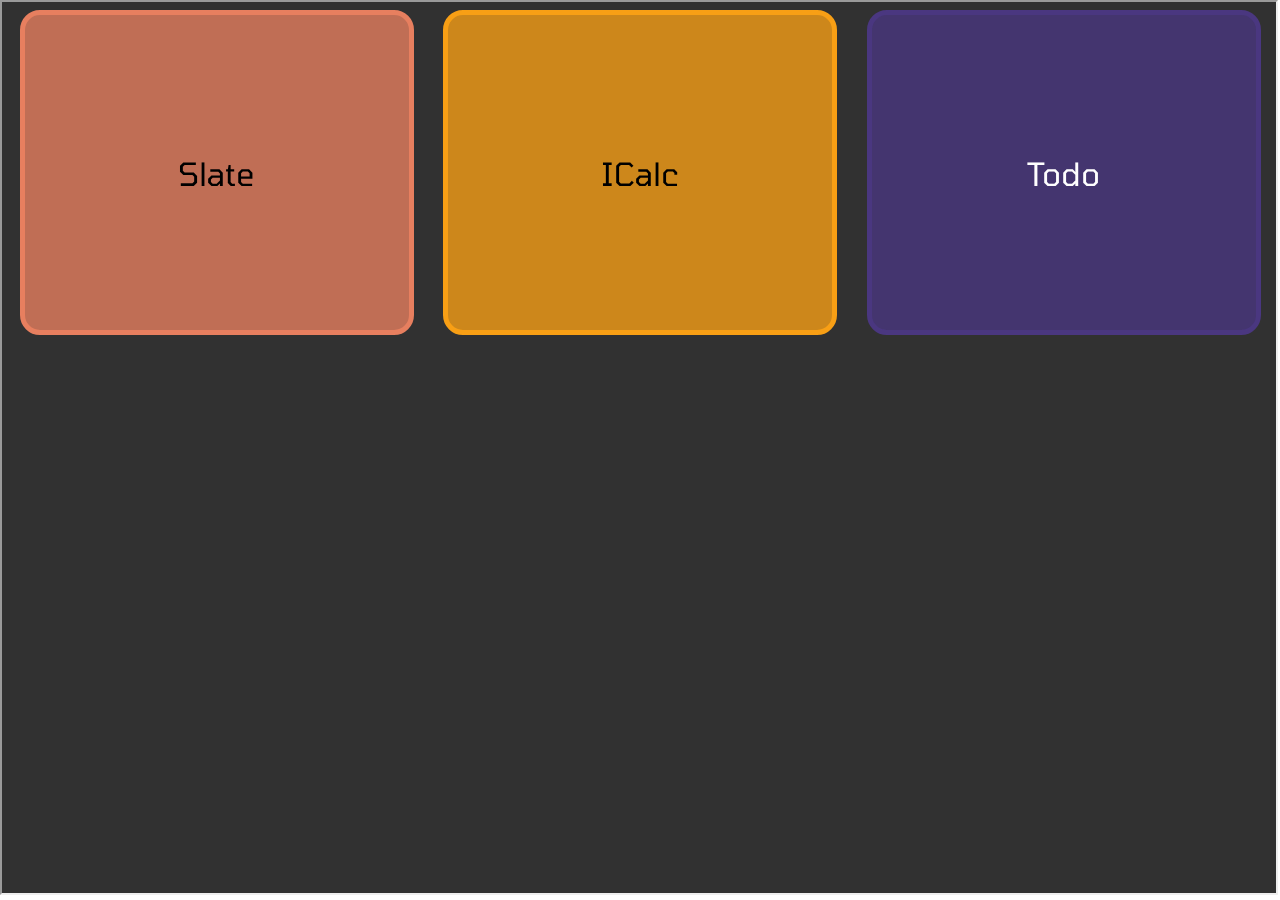
<file: index.html>
<!DOCTYPE html>
<html lang="en">
<head>
    <meta charset="UTF-8">
    <meta name="viewport" content="width=device-width, initial-scale=1.0">
    <title>My Apps</title>
    <link rel="icon" href="logos/profile.png" type="image/icon type">
    <link rel="stylesheet" href="style.css">

    <!-- font -->
    <link rel="preconnect" href="https://fonts.googleapis.com">
    <link rel="preconnect" href="https://fonts.gstatic.com" crossorigin>
    <link href="https://fonts.googleapis.com/css2?family=Signika+Negative:wght@300..700&family=Tomorrow&display=swap" rel="stylesheet">

</head>
<body>

    <!-- background -->
    <iframe class="bg" src="https://arkadia.xyz"></iframe>
    <iframe class="bg1" src="bg.html"></iframe>


    <ul class="appList">

        <!-- App 1 -->
        <li class="appItemSlate" id="slate">
            <a href="slate.html" class="appItemLink linkSlate">
                <div>Slate</div>
            </a>
        </li>

        
        <!-- App 2 -->
        <li class="appItemIcalc" id="icalc">
            <a href="icalc.html" class="appItemLink linkIcalc">
                <div>ICalc</div>
            </a>
        </li>
        

        <!-- App 3 -->
        <li class="appItemTodo" id="todo">
            <a href="todo.html" class="appItemLink linkTodo">
                <div>Todo</div>
            </a>
        </li>
        
    </ul>
</body>
</html>
</file>
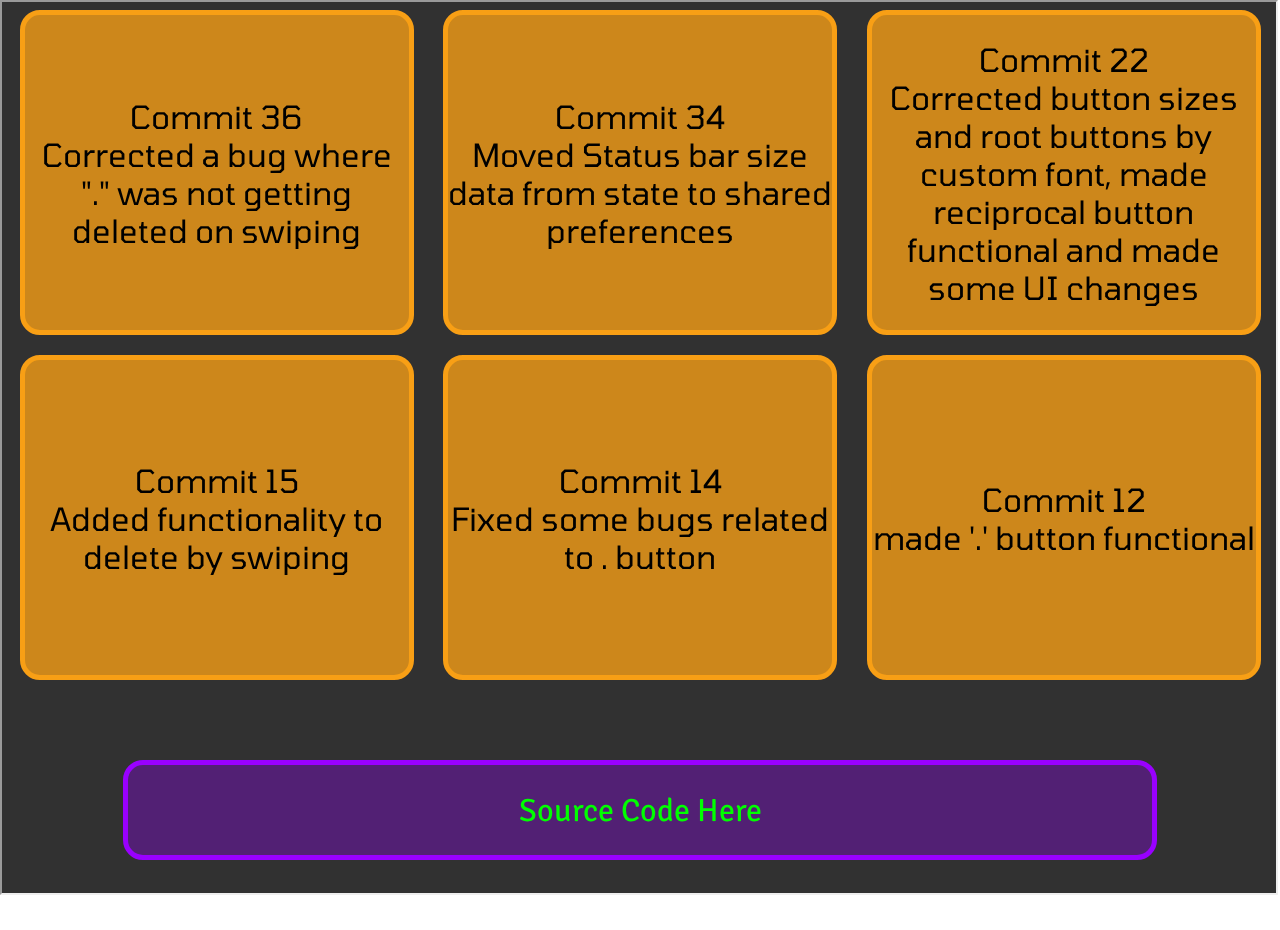
<file: icalc.html>
<!DOCTYPE html>
<html lang="en">
<head>
    <meta charset="UTF-8">
    <meta name="viewport" content="width=device-width, initial-scale=1.0">
    <title>ICalc</title>
    <link rel="icon" href="logos/icalc.png" type="image/icon type">
    <link rel="stylesheet" href="style.css">

    <!-- font -->
    <link rel="preconnect" href="https://fonts.googleapis.com">
    <link rel="preconnect" href="https://fonts.gstatic.com" crossorigin>
    <link href="https://fonts.googleapis.com/css2?family=Signika+Negative:wght@300..700&family=Tomorrow&display=swap" rel="stylesheet">

</head>
<body>

    <!-- background -->
    <iframe class="bg" src="https://arkadia.xyz"></iframe>
    <iframe class="bg1" src="bg.html"></iframe>


    <ul class="appList">


        <!-- Commit 36 -->
        <li class="appItemIcalc">
            <a href="icalc_apks/ICalc_36.apk" class="appItemLink linkIcalc">
                <div>Commit 36<br>Corrected a bug where "." was not getting deleted on swiping</div>
            </a>
        </li>


        <!-- Commit 34 -->
        <li class="appItemIcalc">
            <a href="icalc_apks/ICalc_34.apk" class="appItemLink linkIcalc">
                <div>Commit 34<br>Moved Status bar size data from state to shared preferences</div>
            </a>
        </li>


        <!-- Commit 22 -->
        <li class="appItemIcalc">
            <a href="icalc_apks/ICalc_22.apk" class="appItemLink linkIcalc">
                <div>Commit 22<br>Corrected button sizes and root buttons by custom font, made reciprocal button functional and made some UI changes</div>
            </a>
        </li>


        <!-- Commit 15 -->
        <li class="appItemIcalc">
            <a href="icalc_apks/ICalc_15.apk" class="appItemLink linkIcalc">
                <div>Commit 15<br>Added functionality to delete by swiping</div>
            </a>
        </li>


        <!-- Commit 14 -->
        <li class="appItemIcalc">
            <a href="icalc_apks/ICalc_14.apk" class="appItemLink linkIcalc">
                <div>Commit 14<br>Fixed some bugs related to . button</div>
            </a>
        </li>


        <!-- Commit 12 -->
        <li class="appItemIcalc">
            <a href="icalc_apks/ICalc_12.apk" class="appItemLink linkIcalc">
                <div>Commit 12<br>made '.' button functional</div>
            </a>
        </li>

        
        <!-- Source Code -->
        <li class="sourceCode">
            <a href="https://github.com/PiyushJT/ICalc" class="sourceCodeLink">
                <div>Source Code Here</div>
            </a>
        </li>

        
    </ul>
</body>
</html>
</file>
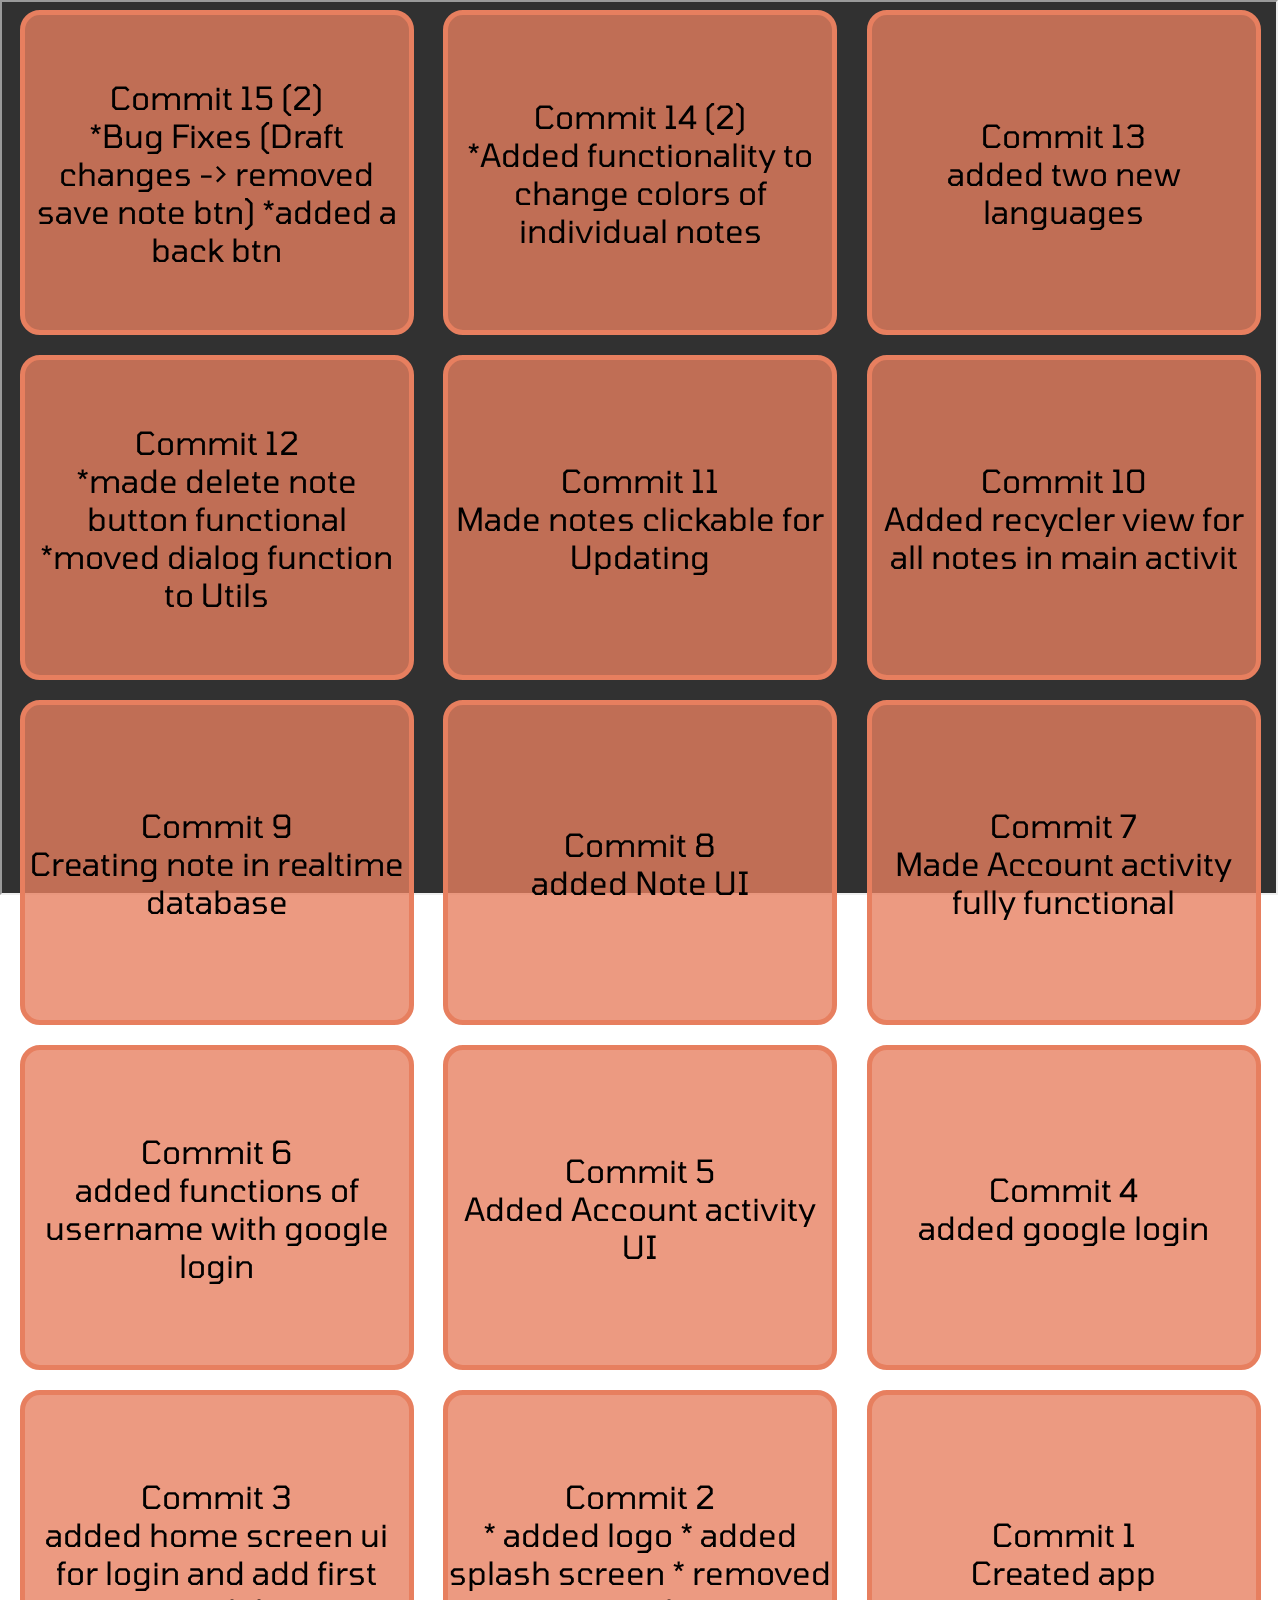
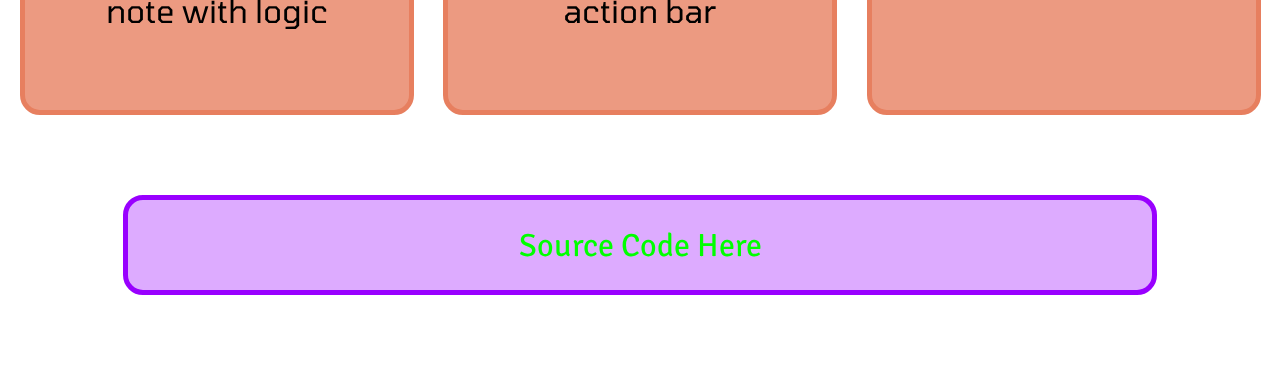
<file: slate.html>
<!DOCTYPE html>
<html lang="en">
<head>
    <meta charset="UTF-8">
    <meta name="viewport" content="width=device-width, initial-scale=1.0">
    <title>Slate</title>
    <link rel="icon" href="logos/slate.png" type="image/icon type">
    <link rel="stylesheet" href="style.css">

    <!-- font -->
    <link rel="preconnect" href="https://fonts.googleapis.com">
    <link rel="preconnect" href="https://fonts.gstatic.com" crossorigin>
    <link href="https://fonts.googleapis.com/css2?family=Signika+Negative:wght@300..700&family=Tomorrow&display=swap" rel="stylesheet">

</head>
<body>

    <!-- background -->
    <iframe class="bg" src="https://arkadia.xyz"></iframe>
    <iframe class="bg1" src="bg.html"></iframe>


    <ul class="appList">



        <!-- Commit 15 (2) -->
        <li class="appItemSlate">
            <a href="slate_apks/Slate_15_2.apk" class="appItemLink linkSlate">
                <div>Commit 15 (2)<br> *Bug Fixes (Draft changes -> removed save note btn) *added a back btn
                </div>
            </a>
        </li>

        
        <!-- Commit 14 (2) -->
        <li class="appItemSlate">
            <a href="slate_apks/Slate_14_2.apk" class="appItemLink linkSlate">
                <div>Commit 14 (2)<br> *Added functionality to change colors of individual notes
                </div>
            </a>
        </li>

        
        <!-- Commit 13 -->
        <li class="appItemSlate">
            <a href="slate_apks/Slate_13.apk" class="appItemLink linkSlate">
                <div>Commit 13<br> added two new languages
                </div>
            </a>
        </li>

        
        <!-- Commit 12 -->
        <li class="appItemSlate">
            <a href="slate_apks/Slate_12.apk" class="appItemLink linkSlate">
                <div>Commit 12<br> *made delete note button functional *moved dialog function to Utils
                </div>
            </a>
        </li>

        
        <!-- Commit 11 -->
        <li class="appItemSlate">
            <a href="slate_apks/Slate_11.apk" class="appItemLink linkSlate">
                <div>Commit 11<br> Made notes clickable for Updating
                </div>
            </a>
        </li>

        
        <!-- Commit 10 -->
        <li class="appItemSlate">
            <a href="slate_apks/Slate_10.apk" class="appItemLink linkSlate">
                <div>Commit 10<br> Added recycler view for all notes in main activit
                </div>
            </a>
        </li>

        
        <!-- Commit 9 -->
        <li class="appItemSlate">
            <a href="slate_apks/Slate_9.apk" class="appItemLink linkSlate">
                <div>Commit 9<br> Creating note in realtime database
                </div>
            </a>
        </li>

        
        <!-- Commit 8 -->
        <li class="appItemSlate">
            <a href="slate_apks/Slate_8.apk" class="appItemLink linkSlate">
                <div>Commit 8<br> added Note UI
                </div>
            </a>
        </li>

        
        <!-- Commit 7 -->
        <li class="appItemSlate">
            <a href="slate_apks/Slate_7.apk" class="appItemLink linkSlate">
                <div>Commit 7<br> Made Account activity fully functional
                </div>
            </a>
        </li>

        
        <!-- Commit 6 -->
        <li class="appItemSlate">
            <a href="slate_apks/Slate_6.apk" class="appItemLink linkSlate">
                <div>Commit 6<br>added functions of username with google login
                </div>
            </a>
        </li>

        
        <!-- Commit 5 -->
        <li class="appItemSlate">
            <a href="slate_apks/Slate_5.apk" class="appItemLink linkSlate">
                <div>Commit 5<br>Added Account activity UI
                </div>
            </a>
        </li>

        
        <!-- Commit 4 -->
        <li class="appItemSlate">
            <a href="slate_apks/Slate_4.apk" class="appItemLink linkSlate">
                <div>Commit 4<br>added google login
                </div>
            </a>
        </li>


        <!-- Commit 3 -->
        <li class="appItemSlate">
            <a href="slate_apks/Slate_3.apk" class="appItemLink linkSlate">
                <div>Commit 3<br>added home screen ui for login and add first note with logic
                </div>
            </a>
        </li>


        <!-- Commit 2 -->
        <li class="appItemSlate">
            <a href="slate_apks/Slate_2.apk" class="appItemLink linkSlate">
                <div>Commit 2<br>* added logo * added splash screen * removed action bar</div>
            </a>
        </li>


        <!-- Commit 1 -->
        <li class="appItemSlate">
            <a href="slate_apks/Slate_1.apk" class="appItemLink linkSlate">
                <div>Commit 1<br>Created app</div>
            </a>
        </li>

        
        <!-- Source Code -->
        <li class="sourceCode">
            <a href="https://github.com/PiyushJT/Slate" class="sourceCodeLink">
                <div>Source Code Here</div>
            </a>
        </li>

        
    </ul>
</body>
</html>
</file>
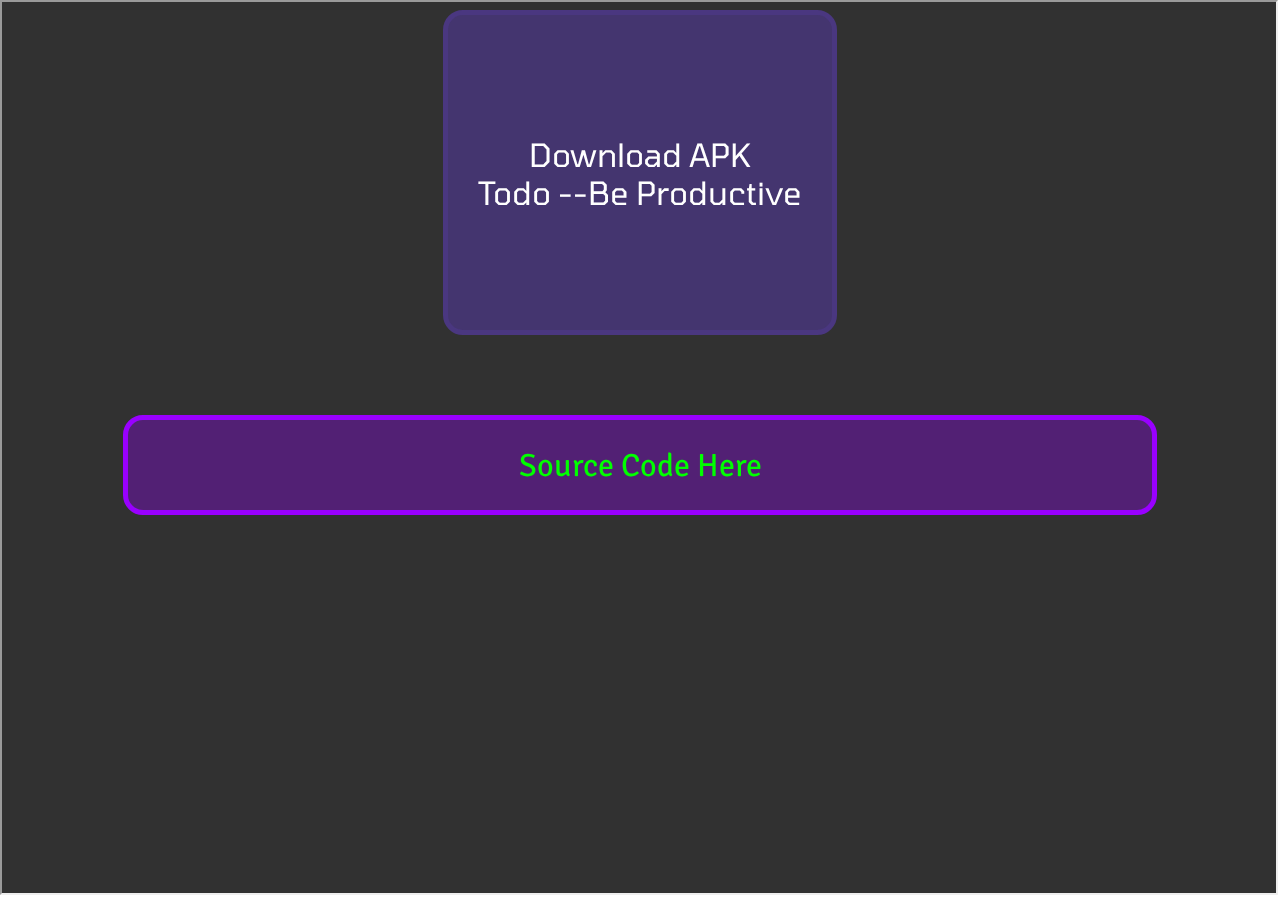
<file: todo.html>
<!DOCTYPE html>
<html lang="en">
<head>
    <meta charset="UTF-8">
    <meta name="viewport" content="width=device-width, initial-scale=1.0">
    <title>Todo</title>
    <link rel="icon" href="logos/todo.png" type="image/icon type">
    <link rel="stylesheet" href="style.css">

    <!-- font -->
    <link rel="preconnect" href="https://fonts.googleapis.com">
    <link rel="preconnect" href="https://fonts.gstatic.com" crossorigin>
    <link href="https://fonts.googleapis.com/css2?family=Signika+Negative:wght@300..700&family=Tomorrow&display=swap" rel="stylesheet">

</head>
<body>

    <!-- background -->
    <iframe class="bg" src="https://arkadia.xyz"></iframe>
    <iframe class="bg1" src="bg.html"></iframe>


    <ul class="appList">


        <!-- Commit 1 -->
        <li class="appItemTodo">
            <a href="todo_apk/Todo.apk" class="appItemLink linkTodo">
                <div>Download APK<br>Todo --Be Productive</div>
            </a>
        </li>

        
        <!-- Source Code -->
        <li class="sourceCode">
            <a href="https://github.com/PiyushJT/Todo-App-MVVM-Room" class="sourceCodeLink">
                <div>Source Code Here</div>
            </a>
        </li>

        
    </ul>
</body>
</html>
</file>
<file: style.css>
* {
    margin: 0;
}

.bg{
    position: fixed;
    float: left;
    clear: both;
    width: 99.5vw;
    height: 99vh;
    z-index: -2;
    left: no-repeat;
}

.bg1{
    position: fixed;
    float: left;
    clear: both;
    width: 99.5vw;
    height: 99vh;
    z-index: -1;
    left: no-repeat;
}

.appList {
    list-style: none;
    display: flex;
    padding: 0px;
    flex-direction: column;
    justify-content: center;
    align-items: center;
}

.appItemSlate, .appItemTodo, .appItemIcalc {
    width: 80vw;
    min-height: 10vh;
    border-radius: 20px;
    margin: 10px;
    display: flex;
    align-items: center;
    justify-content: center;
}

.appItemSlate {
    background-color: #e77f5fc9;
    border: 5px solid #e77f5f;
}

.appItemTodo {
    background-color: #4A3780c9;
    border: 5px solid #4A3780;
}

.appItemIcalc {
    background-color: #F89F15c9;
    border: 5px solid #F89F15;
}

.appItemLink {
    width: 100%;
    min-height: 10vh;
    font-size: 32px;
    font-family: "Tomorrow";
    text-decoration: none;
    display: flex;
    text-align: center;
    justify-content: center;
    align-items: center;
}

.linkSlate {
    color: black;
}

.linkTodo {
    color: white;
}

.linkIcalc {
    color: black;
}


.sourceCode {
    width: 80vw;
    min-height: 10vh;
    border-radius: 20px;
    margin: 70px;
    display: flex;
    align-items: center;
    justify-content: center;
    background-color: #9900ff54;
    border: 5px solid #9900ff;
}


.sourceCodeLink {
    width: 100%;
    min-height: 10vh;
    font-size: 32px;
    font-family: "Signika Negative", sans-serif;
    text-decoration: none;
    display: flex;
    text-align: center;
    justify-content: center;
    align-items: center;
    color: lime;
}


/* Responsive Design */
@media (min-width: 768px) {
    .appList {
        flex-direction: row;
        flex-wrap: wrap;
        justify-content: space-evenly;
    }

    .appItemSlate, .appItemTodo, .appItemIcalc, .appItemLink {
        width: 30vw;
        min-height: 35vh;
    }
}
</file>
